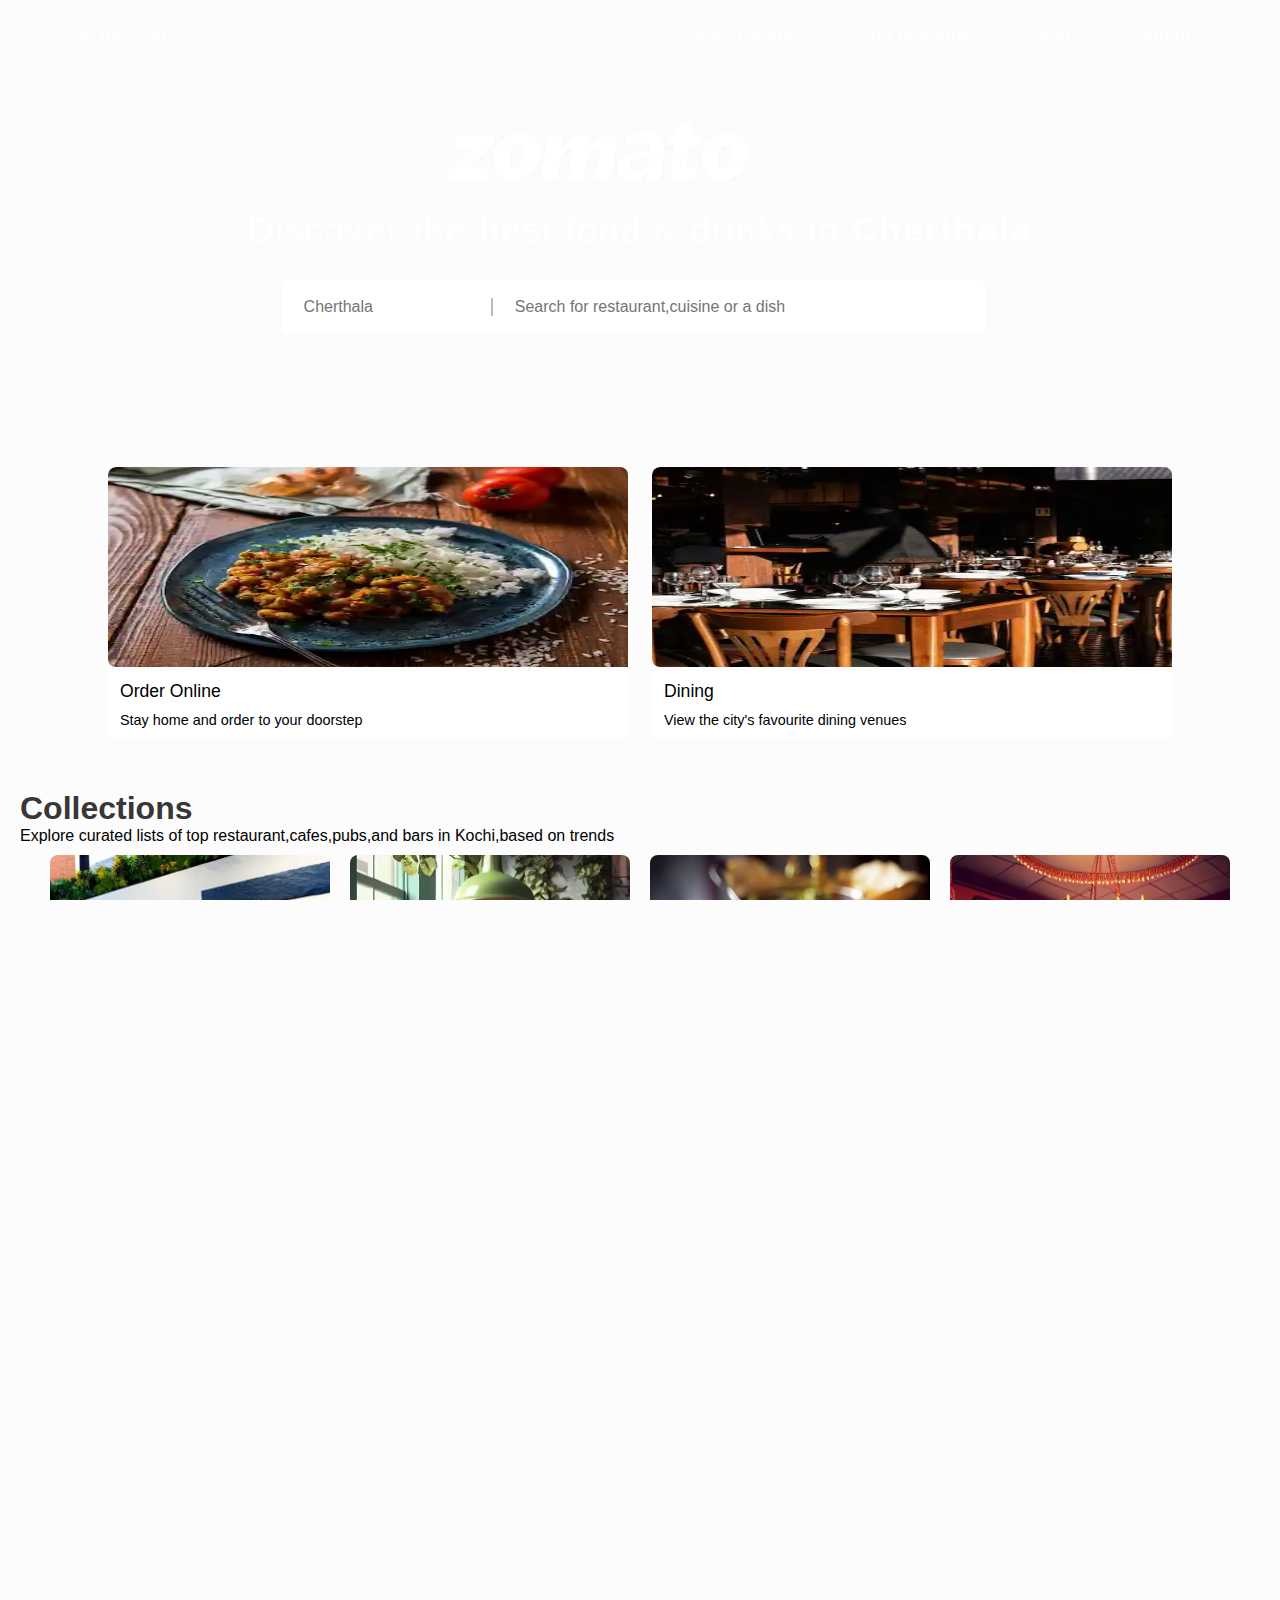
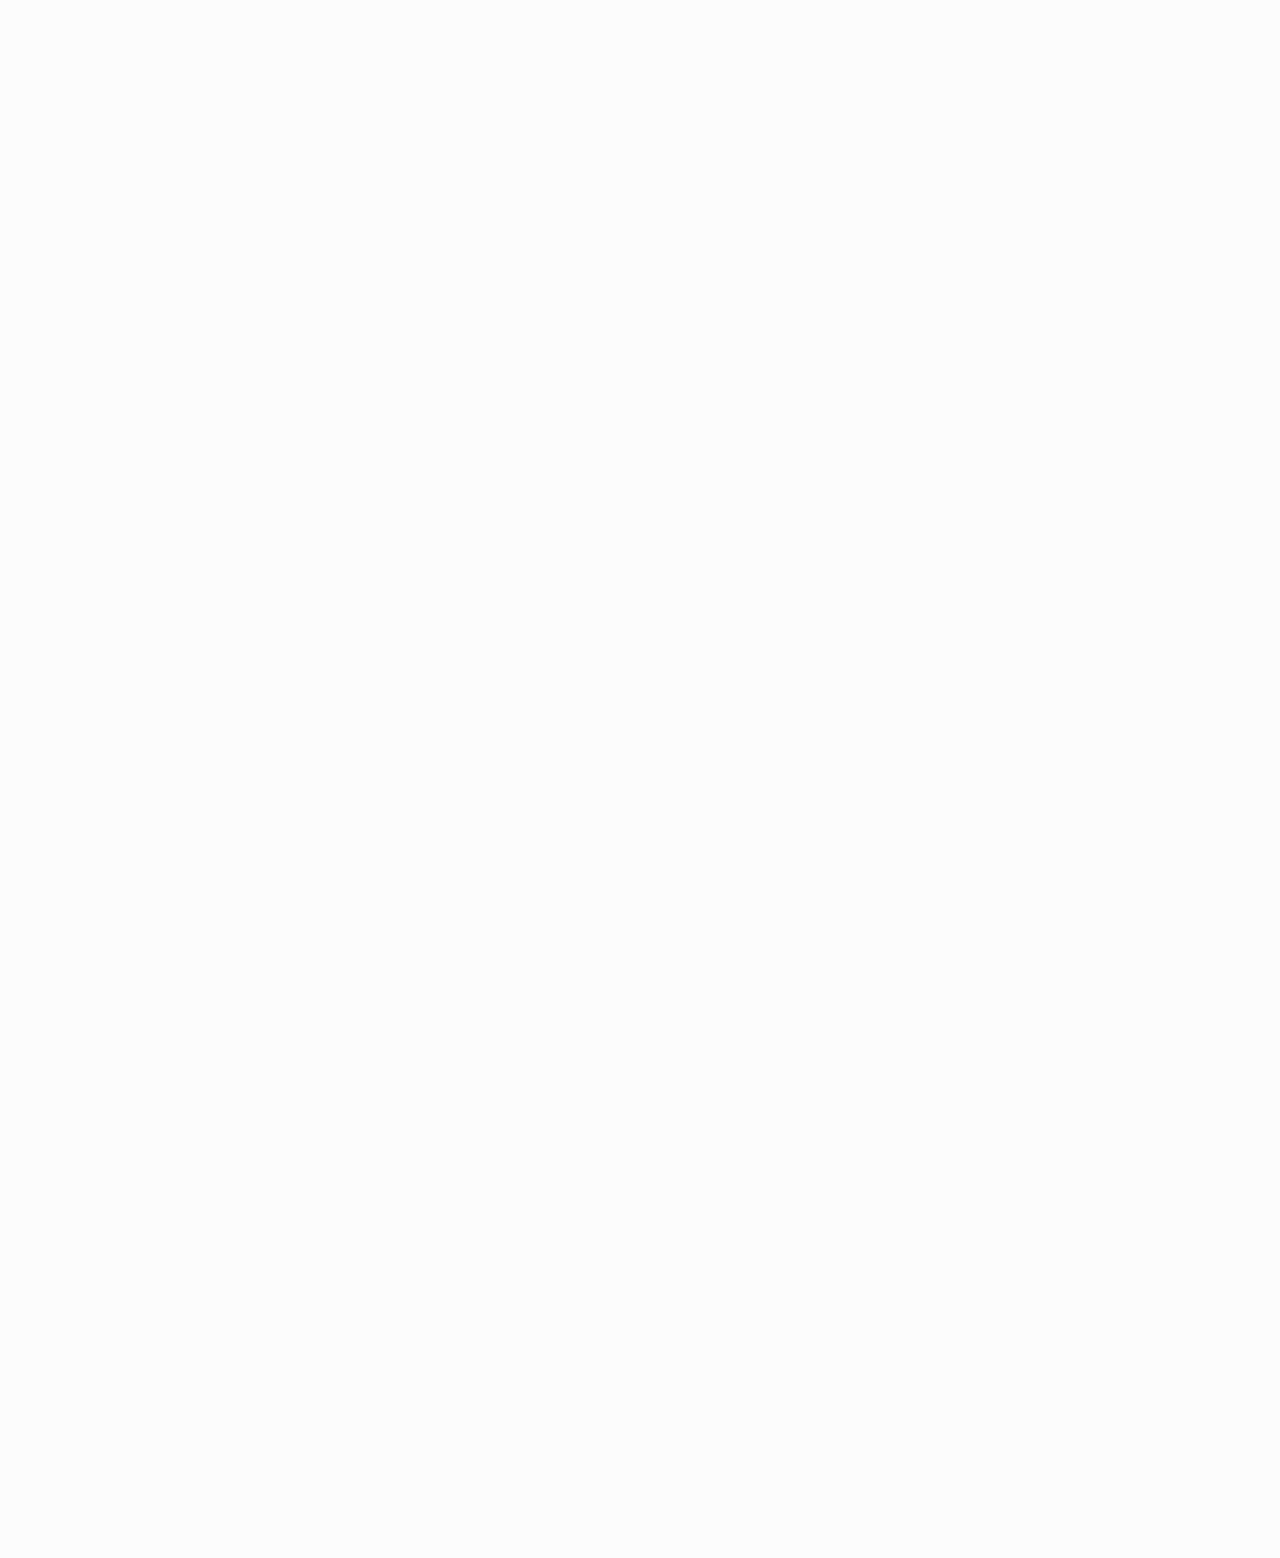
<file: index.html>
<!DOCTYPE html>
<html lang="en">
<head>
    <meta charset="UTF-8">
    <meta name="viewport" content="width=device-width, initial-scale=1.0">
    <title>Zomato</title>
    <link rel="icon" href="Zomato_logo2.png" type="">
    <link rel="stylesheet" href="style.css">
    <link rel="stylesheet" href="https://cdnjs.cloudflare.com/ajax/libs/font-awesome/6.6.0/css/all.min.css" integrity="sha512-Kc323vGBEqzTmouAECnVceyQqyqdsSiqLQISBL29aUW4U/M7pSPA/gEUZQqv1cwx4OnYxTxve5UMg5GT6L4JJg==" crossorigin="anonymous" referrerpolicy="no-referrer" />
</head>
<body>
    <header>
        <nav>
            <div class="app-link">
                <a href="">Get the App</a>
            </div> 
            <div class="nav-items">
                <ul>
                    <li><a href="">Investor Relations</a></li>
                    <li><a href="">Add restaurant</a></li>
               <li><a href="">Login in</a></li>
                    <li><a href="">Sign up</a></li>
                </ul>
            </div>
            </nav>
        <div class="content-logo">
            <img src="zomato-big-font.avif" alt="">
            <h1>Discover the best food & drinks in <span> 
                Cherthala</span></h1>
            <div class="search-bar">
                <div class="left-search">
                    <i class="fa-solid fa-location-dot"></i>
                    <input type="text" placeholder="Cherthala">
                </div>
                <div class="right-search">
                    <i class="fa-solid fa-magnifying-glass"></i>
                    <input type="text" placeholder="Search for restaurant,cuisine or a dish">
                </div>
            </div>
        </div>
    </header>
    <div class="order-section">
        <div class="order">
            <div class="card">
                <a href=""><img src="zomo_2.webp" alt=""></a>
                <div class="content">
        <p class="heading">Order Online</p>
        <p class="text">Stay home and order to your doorstep</p>
    </div>
    </div>
    <div class="card">
        <a href=""><img src="zomo.webp" alt=""></a>
        <div class="content">
            <p class="heading">Dining</p>
            <p class="text">View the city's favourite dining venues</p>
        </div>
    </div>
        </div>
    </div>
    <div class="collections">
        <h1>Collections</h1>
        <p class="Para">Explore curated lists of top restaurant,cafes,pubs,and bars in Kochi,based on trends</p>
        <div class="collection-card">
            <div class="card">
                <img src="img_1.1.avif" alt="">
            <div class="content">
                <p>8 Places for Art Lovers</p>
                <p>8 Places <i class="fa-solid fa-play" style="font-size: 10px;"></i></p>
            </div>
            </div>
            <div class="card">
                <img src="collection_2.avif" alt="">
                <div class="content">
                    <p>14 Great Cafes</p>
                    <p>12 Places <i class="fa-solid fa-play" style="font-size: 10px;"></i></p>
                </div>
            </div>
            <div class="card">
                <img src="img_1.2.avif" alt="">
                <div class="content">
                    <p>6 Places for Authentic Kuzhimandhi</p>
                    <p>5 Places <i class="fa-solid fa-play" style="font-size: 10px; "></i></p>
                </div>
            </div>
            <div class="card">
                <img src="collection_4.avif" alt="">
                <div class="content">
                    <p>5 Must-visit Legendary Places</p>
                    <p>5 Places <i class="fa-solid fa-play" style="font-size: 10px;"></i></p>
                </div>
            </div>
        </div>
    </div>
    <div class="collections">
        <h1><span>Popular localities in and around </span>Kochi</h1>
        <div class="popular-location">
            <div class="box">
            <div class="places">
                <a href="">
                    <p class="city">Kakkanad</p>
                    <p class="places">512 places</p>
                </a>

            </div>
            <i class="fa-solid fa-angle-right"></i>
        </div> 
        <div class="box">
            <div class="places">
                <a href="">
                    <p class="city">Edappally</p>
                    <p class="places">396 places</p>
                </a>

            </div>
            <i class="fa-solid fa-angle-right"></i>
        </div>
        <div class="box">
            <div class="places">
                <a href="">
                    <p class="city">Fort Kochi</p>
                    <p class="places">139 places</p>
                </a>

            </div>
            <i class="fa-solid fa-angle-right"></i>
        </div>
        <div class="box">
            <div class="places">
                <a href="">
                    <p class="city">Panampilly</p>
                    <p class="places">109 places</p>
                </a>

            </div>
            <i class="fa-solid fa-angle-right"></i>
        </div>
        <div class="box">
            <div class="places">
                <a href="">
                    <p class="city">MG Road</p>
                    <p class="places">99 places</p>
                </a>

            </div>
            <i class="fa-solid fa-angle-right"></i>
        </div>
        <div class="box">
            <div class="places">
                <a href="">
                    <p class="city">Kacheripady</p>
                    <p class="places">126 places</p>
                </a>

            </div>
            <i class="fa-solid fa-angle-right"></i>
        </div>
        <div class="box">
            <div class="places">
                <a href="">
                    <p class="city">Palarivattom</p>
                    <p class="places">171 places</p>
                </a>

            </div>
            <i class="fa-solid fa-angle-right"></i>
        </div>
        <div class="box">
            <div class="places">
                <a href="">
                    <p class="city">Vyttila</p>
                    <p class="places">136 places</p>
                </a>

            </div>
            <i class="fa-solid fa-angle-right"></i>
        </div>
        <div class="box">
            <div class="places">
                <a href="">
                    <p class="city">see more</p>
                </a>

            </div>
            <i class="fa-solid fa-angle-down"></i>
        </div>
        </div>
    </div>
    <div class="app-section">
        <div class="app">
             <div class="app-image">
                <img src="ce5bc038a8a2d4f8f24465c8826182af1726501431.avif" alt="">
             </div>
             <div class="get-app">
                <h2>Get the Zomato app</h2>
                <p>We will send you a link,open it on your phone to download the app </p>
                <div class="email-phone">
                    <input type="radio" checked> Email &nbsp; &nbsp; &nbsp;
                    <input type="radio"> Phone
                </div>
                <div class="submit">
                    <input type="text" placeholder="Email">
                    <button>Share App Link</button>
                </div>
                <div class="app-store">
                    <img src="playstor.webp" alt="">
                    <img src="app store.webp" alt="">
                </div>
             </div>
        </div>
    </div>
    <div class="collect">
        <h1>Explore options near me</h1>
        <div class="option">
            <p> Cuisines Near Me </p>
            <i class="fa-solid fa-angle-down"></i>
        </div>
        <div class="option">
            <p>Popular Restaurant Types Near me </p>
            <i class="fa-solid fa-angle-down"></i>
        </div>
        <div class="option">
            <p>Top Restaurant Chains </p>
            <i class="fa-solid fa-angle-down"></i>
        </div>
        <div class="option">
            <p>Cities We Deliver To </p>
            <i class="fa-solid fa-angle-down"></i>
        </div>
    </div>
    <div class="footer">
        <div class="container">
            <div class="footer-top">
                <img src="footer_1.avif" alt="">
                <div class="footer-btn">
                    <button>India</button>
                    <button>English</button>
                </div>
            </div>
            <div class="footer-links">
                <div class="column">
                    <div>ABOUT ZOMATO</div>
                    <ul class="col-links">
                        <li><a href="">Who We Are</a></li>
                        <li><a href="">Blog</a></li>
                        <li><a href="">Work With Us</a></li>
                        <li><a href="">Investor</a></li>
                        <li><a href="">Relation</a></li>
                        <li><a href="">Report Fraud</a></li> 
                        <li><a href="">Press Kit</a></li>
                        <li><a href="">Contact Us</a></li>
                    </ul>
                </div>
                <div class="column">
                    <div>ZOMAVERSEFOR</div>
                    <ul class="col-links">
                        <li><a href="">Zomato</a></li>
                        <li><a href="">Blinkit</a></li>
                        <li><a href="">Feeding India</a></li>
                        <li><a href="">Hyprepure</a></li>
                        <li><a href="">Zomato Live</a></li>
                        <li><a href="">Zomaland</a></li> 
                        <li><a href="">Weathe</a></li>
                        <li><a href="">Union</a></li>
                    </ul>
                </div>
                <div class="column">
                    <div>RESTAURANTS</div>
                    <ul class="col-links">
                        <li><a href="">Partner With Us</a></li>
                        <li><a href="">Apps For You</a></li>
                    </ul>
                </div>
                <div class="column">
                    <div>LEARN MORE</div>
                    <ul class="col-links">
                        <li><a href="">Privacy</a></li>
                        <li><a href="">Security</a></li>
                        <li><a href="">Terms</a></li>
                        <li><a href="">Sitemap</a></li>
                    </ul>
                </div>
                <div class="column">
                    <div>SOCIAL LINKS</div>
                    <ul class="col-links">
                        <a href=""><i class="fa-brands fa-linkedin"></i></a>
                        <a href=""><i class="fa-brands fa-instagram"></i></a>
                        <a href=""><i class="fa-solid fa-circle-xmark"></i></a>
                        <a href=""><i class="fa-brands fa-youtube"></i></a>
                        <li><img src="playstor.webp" alt=""></li>
                        <li><img src="app store.webp" alt=""></li>
                    </ul>
                </div>
            </div>
            <hr>
            <div class="footer-bottam">
            
                <p>By continuing past this page, you agree to our Terms of Service, Cookie Policy, Privacy Policy and Content Policies. All trademarks are properties of their respective owners. 2008-2024 © Zomato™ Ltd. All rights reserved.</p>
            </div>
        </div>
     </div>
</body>
</html>
</file>
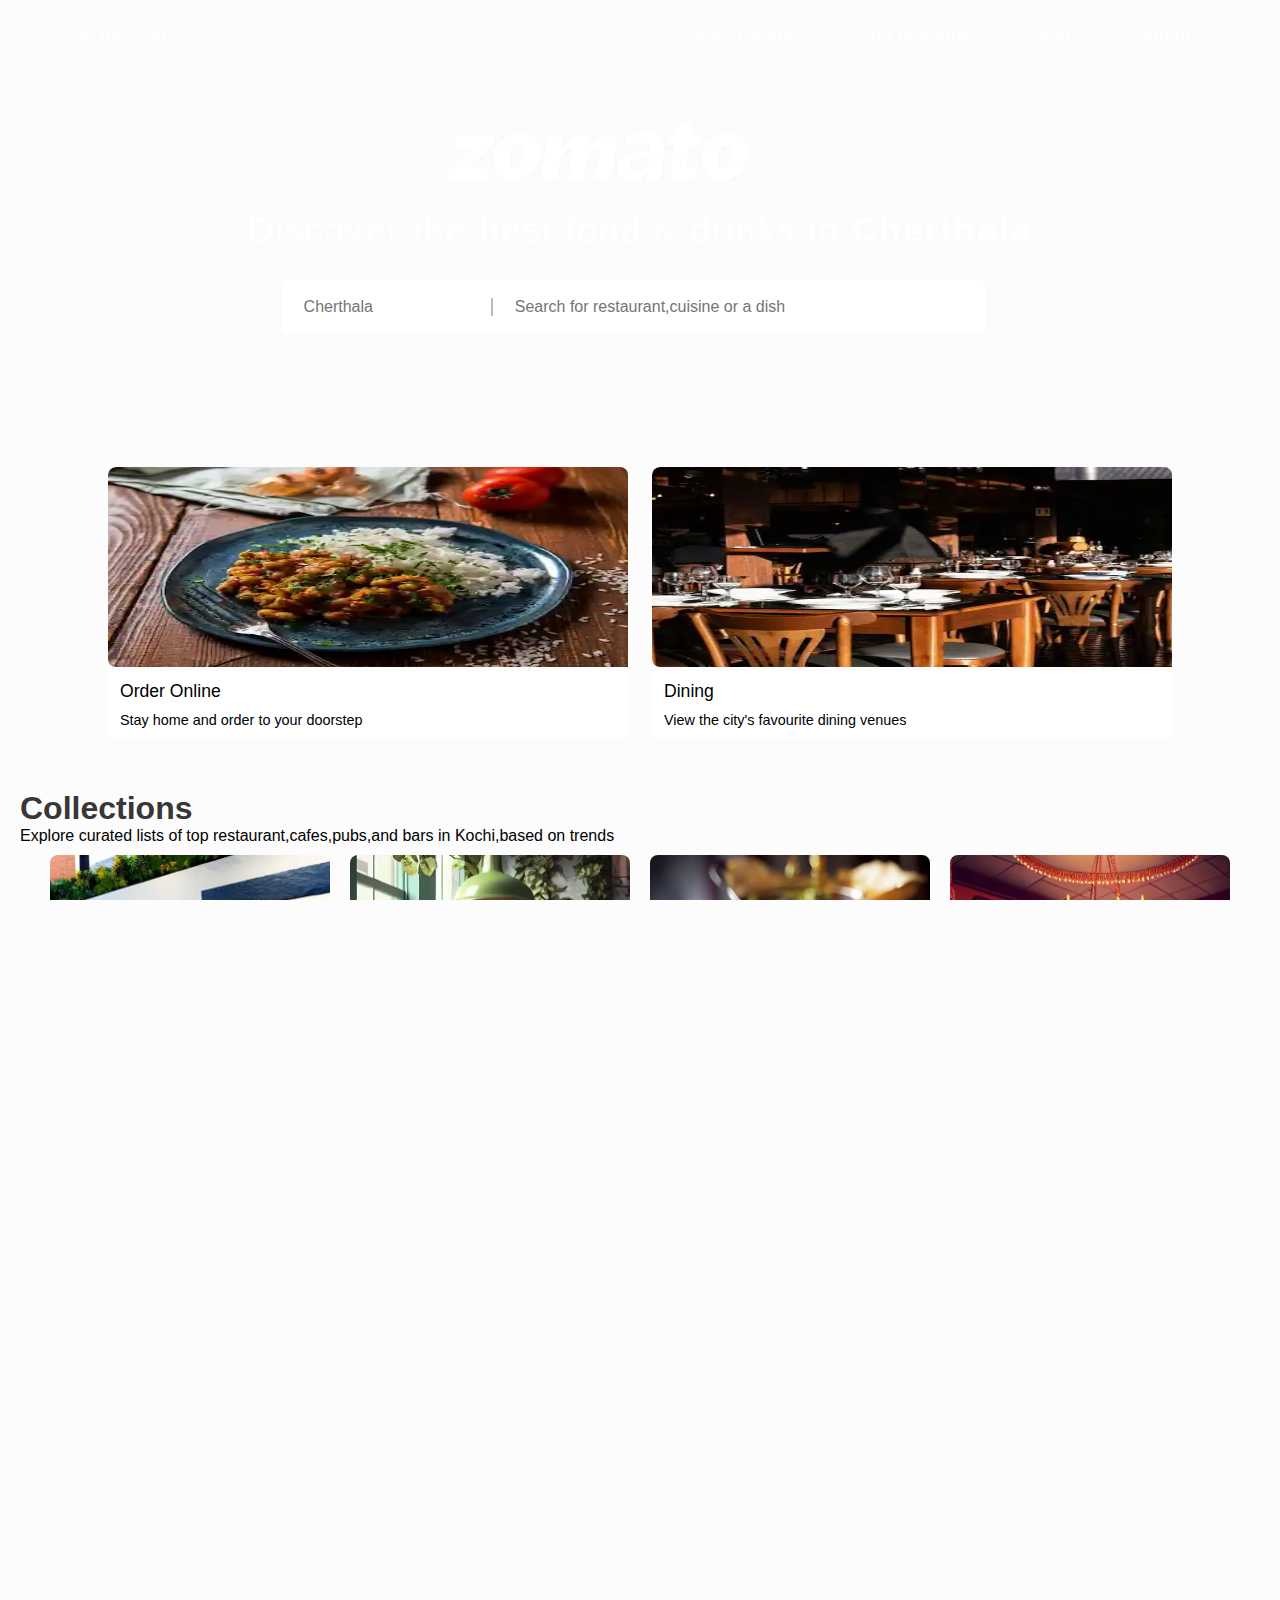
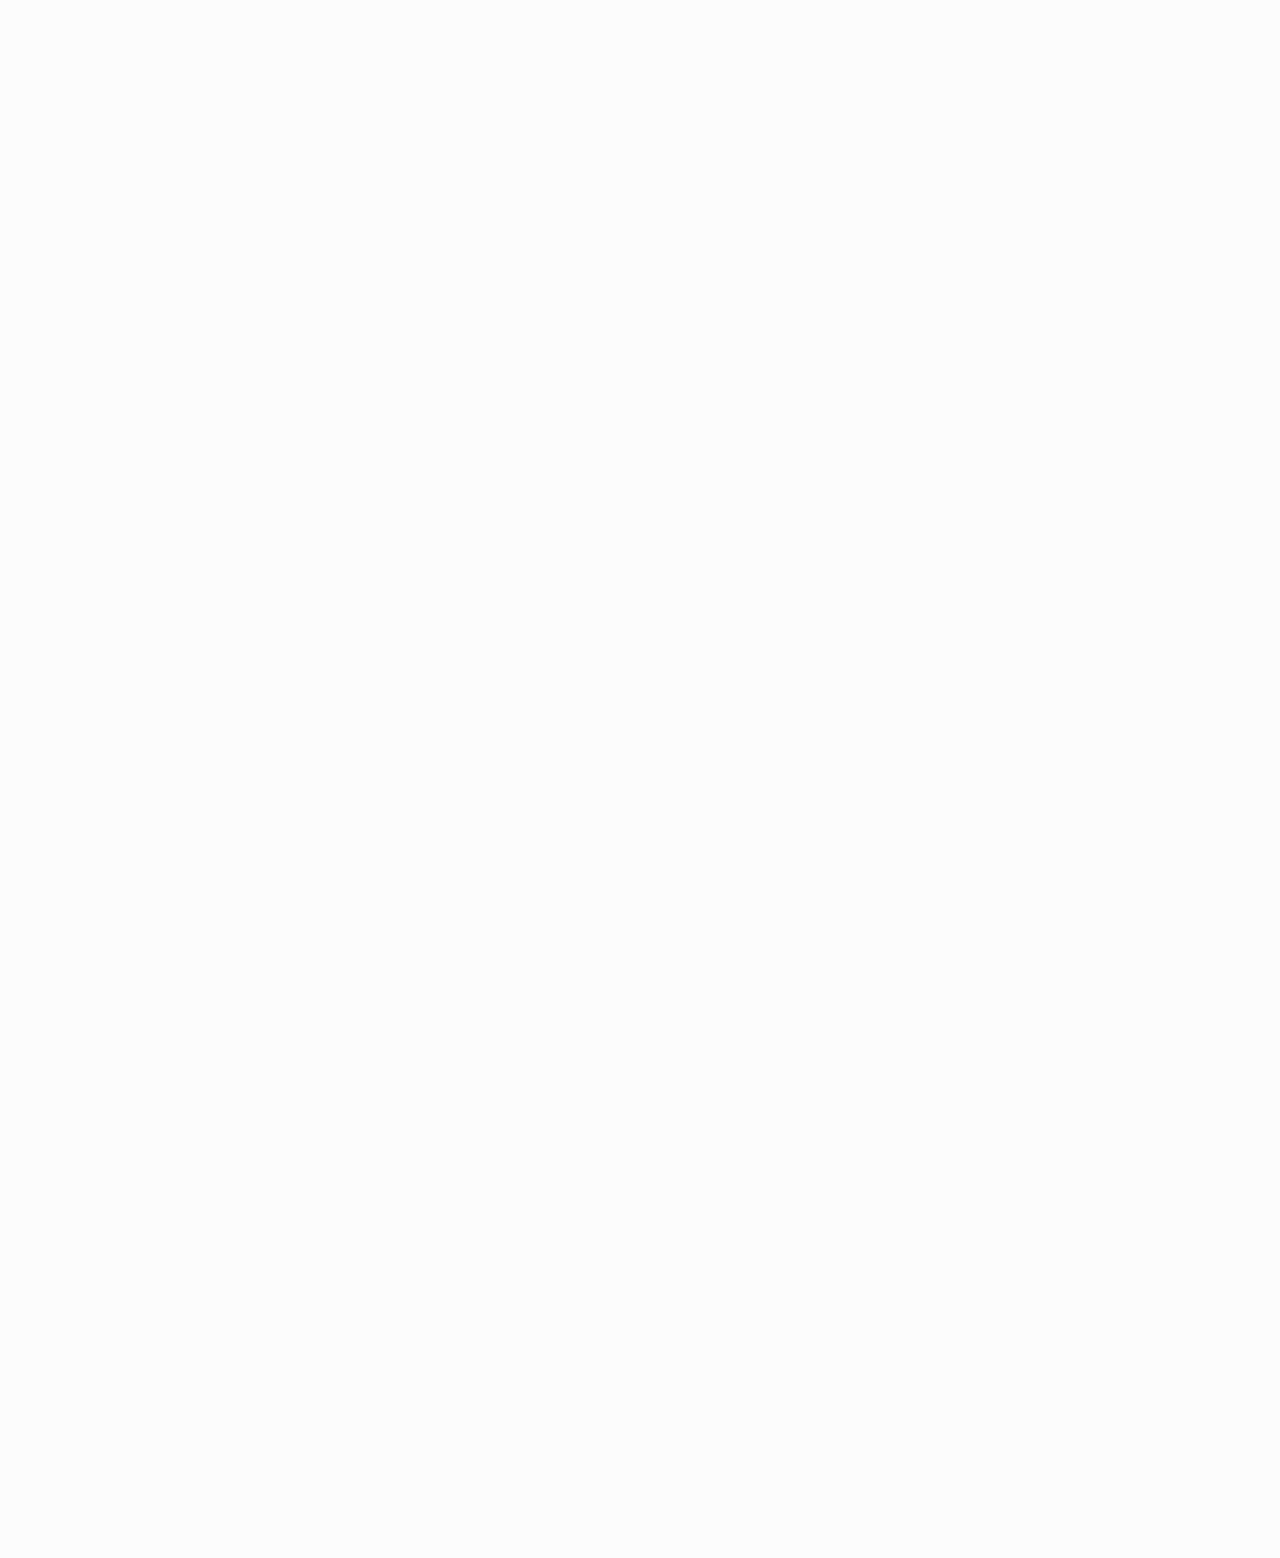
<file: newzomato/index.html>
<!DOCTYPE html>
<html lang="en">
<head>
    <meta charset="UTF-8">
    <meta name="viewport" content="width=device-width, initial-scale=1.0">
    <title>Zomato</title>
    <link rel="icon" href="Zomato_logo2.png" type="">
    <link rel="stylesheet" href="style.css">
    <link rel="stylesheet" href="https://cdnjs.cloudflare.com/ajax/libs/font-awesome/6.6.0/css/all.min.css" integrity="sha512-Kc323vGBEqzTmouAECnVceyQqyqdsSiqLQISBL29aUW4U/M7pSPA/gEUZQqv1cwx4OnYxTxve5UMg5GT6L4JJg==" crossorigin="anonymous" referrerpolicy="no-referrer" />
</head>
<body>
    <header>
        <nav>
            <div class="app-link">
                <a href="">Get the App</a>
            </div> 
            <div class="nav-items">
                <ul>
                    <li><a href="">Investor Relations</a></li>
                    <li><a href="">Add restaurant</a></li>
                    <li><a href="">Login in</a></li>
                    <li><a href="">Sign up</a></li>
                </ul>
            </div>
            </nav>
        <div class="content-logo">
            <img src="zomato-big-font.avif" alt="">
            <h1>Discover the best food & drinks in <span> 
                Cherthala</span></h1>
            <div class="search-bar">
                <div class="left-search">
                    <i class="fa-solid fa-location-dot"></i>
                    <input type="text" placeholder="Cherthala">
                </div>
                <div class="right-search">
                    <i class="fa-solid fa-magnifying-glass"></i>
                    <input type="text" placeholder="Search for restaurant,cuisine or a dish">
                </div>
            </div>
        </div>
    </header>
    <div class="order-section">
        <div class="order">
            <div class="card">
                <a href=""><img src="zomo_2.webp" alt=""></a>
                <div class="content">
        <p class="heading">Order Online</p>
        <p class="text">Stay home and order to your doorstep</p>
    </div>
    </div>
    <div class="card">
        <a href=""><img src="zomo.webp" alt=""></a>
        <div class="content">
            <p class="heading">Dining</p>
            <p class="text">View the city's favourite dining venues</p>
        </div>
    </div>
        </div>
    </div>
    <div class="collections">
        <h1>Collections</h1>
        <p class="Para">Explore curated lists of top restaurant,cafes,pubs,and bars in Kochi,based on trends</p>
        <div class="collection-card">
            <div class="card">
                <img src="img_1.1.avif" alt="">
            <div class="content">
                <p>8 Places for Art Lovers</p>
                <p>8 Places <i class="fa-solid fa-play" style="font-size: 10px;"></i></p>
            </div>
            </div>
            <div class="card">
                <img src="collection_2.avif" alt="">
                <div class="content">
                    <p>14 Great Cafes</p>
                    <p>12 Places <i class="fa-solid fa-play" style="font-size: 10px;"></i></p>
                </div>
            </div>
            <div class="card">
                <img src="img_1.2.avif" alt="">
                <div class="content">
                    <p>6 Places for Authentic Kuzhimandhi</p>
                    <p>5 Places <i class="fa-solid fa-play" style="font-size: 10px; "></i></p>
                </div>
            </div>
            <div class="card">
                <img src="collection_4.avif" alt="">
                <div class="content">
                    <p>5 Must-visit Legendary Places</p>
                    <p>5 Places <i class="fa-solid fa-play" style="font-size: 10px;"></i></p>
                </div>
            </div>
        </div>
    </div>
    <div class="collections">
        <h1><span>Popular localities in and around </span>Kochi</h1>
        <div class="popular-location">
            <div class="box">
            <div class="places">
                <a href="">
                    <p class="city">Kakkanad</p>
                    <p class="places">512 places</p>
                </a>

            </div>
            <i class="fa-solid fa-angle-right"></i>
        </div> 
        <div class="box">
            <div class="places">
                <a href="">
                    <p class="city">Edappally</p>
                    <p class="places">396 places</p>
                </a>

            </div>
            <i class="fa-solid fa-angle-right"></i>
        </div>
        <div class="box">
            <div class="places">
                <a href="">
                    <p class="city">Fort Kochi</p>
                    <p class="places">139 places</p>
                </a>

            </div>
            <i class="fa-solid fa-angle-right"></i>
        </div>
        <div class="box">
            <div class="places">
                <a href="">
                    <p class="city">Panampilly</p>
                    <p class="places">109 places</p>
                </a>

            </div>
            <i class="fa-solid fa-angle-right"></i>
        </div>
        <div class="box">
            <div class="places">
                <a href="">
                    <p class="city">MG Road</p>
                    <p class="places">99 places</p>
                </a>

            </div>
            <i class="fa-solid fa-angle-right"></i>
        </div>
        <div class="box">
            <div class="places">
                <a href="">
                    <p class="city">Kacheripady</p>
                    <p class="places">126 places</p>
                </a>

            </div>
            <i class="fa-solid fa-angle-right"></i>
        </div>
        <div class="box">
            <div class="places">
                <a href="">
                    <p class="city">Palarivattom</p>
                    <p class="places">171 places</p>
                </a>

            </div>
            <i class="fa-solid fa-angle-right"></i>
        </div>
        <div class="box">
            <div class="places">
                <a href="">
                    <p class="city">Vyttila</p>
                    <p class="places">136 places</p>
                </a>

            </div>
            <i class="fa-solid fa-angle-right"></i>
        </div>
        <div class="box">
            <div class="places">
                <a href="">
                    <p class="city">see more</p>
                </a>

            </div>
            <i class="fa-solid fa-angle-down"></i>
        </div>
        </div>
    </div>
    <div class="app-section">
        <div class="app">
             <div class="app-image">
                <img src="ce5bc038a8a2d4f8f24465c8826182af1726501431.avif" alt="">
             </div>
             <div class="get-app">
                <h2>Get the Zomato app</h2>
                <p>We will send you a link,open it on your phone to download the app </p>
                <div class="email-phone">
                    <input type="radio" checked> Email &nbsp; &nbsp; &nbsp;
                    <input type="radio"> Phone
                </div>
                <div class="submit">
                    <input type="text" placeholder="Email">
                    <button>Share App Link</button>
                </div>
                <div class="app-store">
                    <img src="playstor.webp" alt="">
                    <img src="app store.webp" alt="">
                </div>
             </div>
        </div>
    </div>
    <div class="collect">
        <h1>Explore options near me</h1>
        <div class="option">
            <p> Cuisines Near Me </p>
            <i class="fa-solid fa-angle-down"></i>
        </div>
        <div class="option">
            <p>Popular Restaurant Types Near me </p>
            <i class="fa-solid fa-angle-down"></i>
        </div>
        <div class="option">
            <p>Top Restaurant Chains </p>
            <i class="fa-solid fa-angle-down"></i>
        </div>
        <div class="option">
            <p>Cities We Deliver To </p>
            <i class="fa-solid fa-angle-down"></i>
        </div>
    </div>
    <div class="footer">
        <div class="container">
            <div class="footer-top">
                <img src="footer_1.avif" alt="">
                <div class="footer-btn">
                    <button>India</button>
                    <button>English</button>
                </div>
            </div>
            <div class="footer-links">
                <div class="column">
                    <div>ABOUT ZOMATO</div>
                    <ul class="col-links">
                        <li><a href="">Who We Are</a></li>
                        <li><a href="">Blog</a></li>
                        <li><a href="">Work With Us</a></li>
                        <li><a href="">Investor</a></li>
                        <li><a href="">Relation</a></li>
                        <li><a href="">Report Fraud</a></li> 
                        <li><a href="">Press Kit</a></li>
                        <li><a href="">Contact Us</a></li>
                    </ul>
                </div>
                <div class="column">
                    <div>ZOMAVERSEFOR</div>
                    <ul class="col-links">
                        <li><a href="">Zomato</a></li>
                        <li><a href="">Blinkit</a></li>
                        <li><a href="">Feeding India</a></li>
                        <li><a href="">Hyprepure</a></li>
                        <li><a href="">Zomato Live</a></li>
                        <li><a href="">Zomaland</a></li> 
                        <li><a href="">Weathe</a></li>
                        <li><a href="">Union</a></li>
                    </ul>
                </div>
                <div class="column">
                    <div>RESTAURANTS</div>
                    <ul class="col-links">
                        <li><a href="">Partner With Us</a></li>
                        <li><a href="">Apps For You</a></li>
                    </ul>
                </div>
                <div class="column">
                    <div>LEARN MORE</div>
                    <ul class="col-links">
                        <li><a href="">Privacy</a></li>
                        <li><a href="">Security</a></li>
                        <li><a href="">Terms</a></li>
                        <li><a href="">Sitemap</a></li>
                    </ul>
                </div>
                <div class="column">
                    <div>SOCIAL LINKS</div>
                    <ul class="col-links">
                        <a href=""><i class="fa-brands fa-linkedin"></i></a>
                        <a href=""><i class="fa-brands fa-instagram"></i></a>
                        <a href=""><i class="fa-solid fa-circle-xmark"></i></a>
                        <a href=""><i class="fa-brands fa-youtube"></i></a>
                        <li><img src="playstor.webp" alt=""></li>
                        <li><img src="app store.webp" alt=""></li>
                    </ul>
                </div>
            </div>
            <hr>
            <div class="footer-bottam">
            
                <p>By continuing past this page, you agree to our Terms of Service, Cookie Policy, Privacy Policy and Content Policies. All trademarks are properties of their respective owners. 2008-2024 © Zomato™ Ltd. All rights reserved.</p>
            </div>
        </div>
     </div>
</body>
</html>
</file>
<file: style.css>
*{
    margin: 0;
    padding: 0;
    box-sizing: border-box;
    font-family: Arial, Helvetica, sans-serif;
    overflow-x: hidden;
}span{ 
    font-weight: 600;
}
.search-bar{
    display: flex;
    align-items: center;
    background: #fff;
    height: 3.4rem;
    width: 55%;
    border-radius: 8px;
    margin-left: 22%;
}
.search-bar .left-search, .search-bar .right-search{
    display: inline-flex;
    padding: 0 1rem;
}

.search-bar .left-search{
    width: 30%;
    border-right: 2px solid rgb(189, 188, 188);
}
.search-bar .right-search{
    width: 70%;
}
.search-bar input{
    border: 0;
    outline: none;
    font-size: 1rem;
    background: transparent;
    color: grey;
    width: 100%;
    margin-left: 6px;
}
.search-bar .left-search i{
    color: rgb(240, 125, 125);
    font-size: 20px;
}
.search-bar .right-search i{
    color: rgb(189, 188, 188);
    font-size: 20px;
}

.order-section{
    width: 85%;
    margin: 0 auto;
}

body{
    width: 100vw;
    height: 100vh;
    background: rgb(252, 252, 252);
}
header{
    background: url(https://b.zmtcdn.com/web_assets/81f3ff974d82520780078ba1cfbd453a1583259680.png);
    background-position: center;
    background-repeat: no-repeat;
    background-size: cover;
    width: 100%;
    min-height: 450px;
}

nav{
    display: flex;
    align-items: center;
    justify-content: space-between;
    width: 90%;
    height: 70px;
    margin: 0 auto;
}
nav .app-link a{
    text-decoration: none;
    color: #fff;
    font-weight: 500;
    font-size: 1.2rem;
}

nav .nav-items ul{
    display: flex;
    align-items: center;
    text-decoration: none1;
    list-style: none;
}
nav .nav-items ul li{
    text-decoration: none;
    color: #fff;
    margin: 0 20px;
    font-size: 1.2rem;
    font-weight: lighter;
}
.nav-items ul li a{
    text-decoration: none;
    color: white;
}
.content-logo{
    color: #fff;
    width: 100%;
    text-align: center;
    display: flex;
    flex-direction: column;
    justify-content: center;
    margin-top: 50px;
}
.content-logo img{
    width: 300px;
    height: 60px;
    margin-left: 35%;
    
}
.content-logo h1{
    font-size: 2.2rem;
    font-weight: 100;
    margin: 30px 0;
    letter-spacing: 2px;
}
.content-logo h{ 
    text-align: center;
}

.order-section .order{
    display: flex;
    align-items: center;
    justify-content: center;
    width: 100%;
    margin-top: 5px;
    margin-bottom: 40px;
}
.order .card{
    width: 60%;
    margin: 12px;
    border-radius: 8px;
    border: 1xp solid rgb(209, 207, 207);
    transition: transform 0.5s;
    position: relative;
}

.order .card a img{
    width: 530px;
    height: 200px;
    border-radius: 8px;
    top: 0;
    left: 0;
}

.order .card:hover{
    transform: scale(1.1);
}

.order .card .content{
    text-align: left;
    width: 100%;
    padding: 0 12px;
    bottom: 0;
    background: white;
    border-radius: 8px;

}.order .card .content .heading{
    font-size: 1.1rem;
    margin: 10px 0;
}
.order .card .content .text{
    font-size: 0.9rem;
    margin-bottom: 10px;
}

.collection{
    width: 85%;
    margin: 90px auto;
    text-align: center;
}
.collection h1{
    text-align: left;
    font-weight: lighter;
    margin-bottom: 20px;
}

.collection p{
    text-align: left;
    font-size: 1rem;
    font-weight: lighter;
    margin-bottom: 20px;
    

}
.collection-card{
    display: flex;
    align-items: center;
    justify-content: center;
    width: 100%;
    gap: 12px 0;
}
.collection-card .card{
    width: 280px;
    height: 320px;
    overflow: hidden;
    border-radius: 8px;
    position: relative;
    margin: 10px;
} 
.collection-card .card img{
    width: 100%;
    height: 100%;
    background: linear-gradient(from bottom #383636 #ccc );
}
.collection-card .card .content{
    position: absolute;
    bottom: 0;
    width: 100%;
}
.collection-card .card .content p{
    color: #fff;
    font-weight: 500;
    font-size: 1.1rem;
    margin: 5px 9px;
}
.collections h1{
    margin-left: 20px;
    color: #383636;
}

.collections .Para{
    margin-left: 20px;
}
.collections h1 span{
    color: #6b6a6a;
    font-weight: lighter;
}
.popular-location{
    width: 100%;
    margin: 40px auto;
    display: flex;
    flex-wrap: wrap;
}
.popular-location .box{
    width: 30%;
    background: #fff;
    border: 1px solid #ccc;
    margin: 10px 15px;
    padding: 10px;
    display: flex;
    align-items: center;
    justify-content: space-between;
    border-radius: 7px;
}
.popular-location .box:hover{
    box-shadow: 0px 5px 2px rgba(0, 0,0, 0.3) ;
}
.popular-location .box a{
    text-decoration: none;
    color: #6b6a6a;
    font-weight: 0;
}.popular-location .box p{
    margin: 0;
}
.popular-location .box .city{
    font-size: 20px;
    letter-spacing: 1px;
}
.popular-location .box .places{
    font-size: 16px;
    padding: 8px 0;
}
.popular-location .border i{
    color: #8b8b8b;
}
.app-section{
    width: 100%;
    background: #fffbf7;
    padding: 60px 0;
}
.app{
    display: flex;
    width: 70%;
    margin: 0 auto;
    justify-content: space-around;
}

.app .app-image{
    width: 30%;
    padding-top: 50px;
}
.app .app-image img{
    width: 100%;
}
.app.get-app{
    width: 60%;
    padding: 0 20px;

}
.app .get-app h2{
    font-size: 2rem;
    font-weight: lighter;
    margin-bottom: 30px;
}
.app .get-app .email-phone input{
    margin-bottom: 30px;

}
.app .get-app .email-phone input[type=radio]{
    accent-color: rgb(240,58,88);
}
.submit input{
    width: 60%;
    padding: 15px 8px;
    border: 0;
    outline: none;
    border: 1px solid #acabab;
    border-radius: 7px;
    font-size: 1rem;
}
.submit button{
    padding: 15px 8px;
    background: rgb(224, 41, 72);
    border: 0;
    outline: none;
    border-radius: 7px;
    font-size: 1.1rem;
    color: #fff;
    margin-left: 12px;
}
.app-store{
    display: flex;
    align-items: center;
    gap: 20px;
    margin-top: 50px;
}
.app-store img{
    width: 150px;
}

.collect{
    padding: 40px;
}
.collect h1{
    color: grey;
    margin-bottom: 20px;
}
.option{
    padding: 30px;
    box-shadow: 0px 0px 5px gainsboro;
    margin: 10px 0px;
    display :flex;
    justify-content: space-between;
}
.footer{
    width: 100%;
    background: #F8F8F8;
}
.footer .container{
    width: 90%;
    margin: 0 auto;
    padding: 50px 20px;
}
.footer-top{
    display: flex;
    align-items: center;
    justify-content: space-between;
}
.footer-top img{
    width: 140px;
}
.footer-top .footer-btn button{
    padding: 10px;
    border: 0;
    outline: none;
    border: 1px solid #d1d0d0;
    font-size: 16px;
    margin: 0 6px;
    border-radius: 8px;
}
.footer-links{
    display: flex;
    justify-content: space-between;
    flex-wrap: wrap;
}
.footer-links .column{
    margin: 50px 12px;
}
.footer-links .column .col-links{
    list-style: none;
    margin-top: 16px;
}
.footer-links .column .col-links li{
    margin: 10px 0;
}
.footer-links .column .col-links li a{
    text-decoration: none;
    color: #919090;
    font-size: 15px;
}
.footer-links div{
    text-transform: uppercase;
    letter-spacing: 1px;
    font-size: 16px;
}
.col-linksa i{
    padding: 6px;
    color: rgb(51, 53 , 51);
    border-radius: 50%;
    margin-bottom: 20px;
    font-size: 20px;
}
.col-links li img{
    width: 130px;
}
.footer-bottam{
    font-size: 14px;
    margin-top: 20px;
    text-align: left;
    color: #6b6a6a;
}
</file>
<file: newzomato/style.css>
*{
    margin: 0;
    padding: 0;
    box-sizing: border-box;
    font-family: Arial, Helvetica, sans-serif;
    overflow-x: hidden;
}span{ 
    font-weight: 600;
}
.search-bar{
    display: flex;
    align-items: center;
    background: #fff;
    height: 3.4rem;
    width: 55%;
    border-radius: 8px;
    margin-left: 22%;
}
.search-bar .left-search, .search-bar .right-search{
    display: inline-flex;
    padding: 0 1rem;
}

.search-bar .left-search{
    width: 30%;
    border-right: 2px solid rgb(189, 188, 188);
}
.search-bar .right-search{
    width: 70%;
}
.search-bar input{
    border: 0;
    outline: none;
    font-size: 1rem;
    background: transparent;
    color: grey;
    width: 100%;
    margin-left: 6px;
}
.search-bar .left-search i{
    color: rgb(240, 125, 125);
    font-size: 20px;
}
.search-bar .right-search i{
    color: rgb(189, 188, 188);
    font-size: 20px;
}

.order-section{
    width: 85%;
    margin: 0 auto;
}

body{
    width: 100vw;
    height: 100vh;
    background: rgb(252, 252, 252);
}
header{
    background: url(https://b.zmtcdn.com/web_assets/81f3ff974d82520780078ba1cfbd453a1583259680.png);
    background-position: center;
    background-repeat: no-repeat;
    background-size: cover;
    width: 100%;
    min-height: 450px;
}

nav{
    display: flex;
    align-items: center;
    justify-content: space-between;
    width: 90%;
    height: 70px;
    margin: 0 auto;
}
nav .app-link a{
    text-decoration: none;
    color: #fff;
    font-weight: 500;
    font-size: 1.2rem;
}

nav .nav-items ul{
    display: flex;
    align-items: center;
    text-decoration: none1;
    list-style: none;
}
nav .nav-items ul li{
    text-decoration: none;
    color: #fff;
    margin: 0 20px;
    font-size: 1.2rem;
    font-weight: lighter;
}
.nav-items ul li a{
    text-decoration: none;
    color: white;
}
.content-logo{
    color: #fff;
    width: 100%;
    text-align: center;
    display: flex;
    flex-direction: column;
    justify-content: center;
    margin-top: 50px;
}
.content-logo img{
    width: 300px;
    height: 60px;
    margin-left: 35%;
    
}
.content-logo h1{
    font-size: 2.2rem;
    font-weight: 100;
    margin: 30px 0;
    letter-spacing: 2px;
}
.content-logo h{ 
    text-align: center;
}

.order-section .order{
    display: flex;
    align-items: center;
    justify-content: center;
    width: 100%;
    margin-top: 5px;
    margin-bottom: 40px;
}
.order .card{
    width: 60%;
    margin: 12px;
    border-radius: 8px;
    border: 1xp solid rgb(209, 207, 207);
    transition: transform 0.5s;
    position: relative;
}

.order .card a img{
    width: 530px;
    height: 200px;
    border-radius: 8px;
    top: 0;
    left: 0;
}

.order .card:hover{
    transform: scale(1.1);
}

.order .card .content{
    text-align: left;
    width: 100%;
    padding: 0 12px;
    bottom: 0;
    background: white;
    border-radius: 8px;

}.order .card .content .heading{
    font-size: 1.1rem;
    margin: 10px 0;
}
.order .card .content .text{
    font-size: 0.9rem;
    margin-bottom: 10px;
}

.collection{
    width: 85%;
    margin: 90px auto;
    text-align: center;
}
.collection h1{
    text-align: left;
    font-weight: lighter;
    margin-bottom: 20px;
}

.collection p{
    text-align: left;
    font-size: 1rem;
    font-weight: lighter;
    margin-bottom: 20px;
    

}
.collection-card{
    display: flex;
    align-items: center;
    justify-content: center;
    width: 100%;
    gap: 12px 0;
}
.collection-card .card{
    width: 280px;
    height: 320px;
    overflow: hidden;
    border-radius: 8px;
    position: relative;
    margin: 10px;
} 
.collection-card .card img{
    width: 100%;
    height: 100%;
    background: linear-gradient(from bottom #383636 #ccc );
}
.collection-card .card .content{
    position: absolute;
    bottom: 0;
    width: 100%;
}
.collection-card .card .content p{
    color: #fff;
    font-weight: 500;
    font-size: 1.1rem;
    margin: 5px 9px;
}
.collections h1{
    margin-left: 20px;
    color: #383636;
}

.collections .Para{
    margin-left: 20px;
}
.collections h1 span{
    color: #6b6a6a;
    font-weight: lighter;
}
.popular-location{
    width: 100%;
    margin: 40px auto;
    display: flex;
    flex-wrap: wrap;
}
.popular-location .box{
    width: 30%;
    background: #fff;
    border: 1px solid #ccc;
    margin: 10px 15px;
    padding: 10px;
    display: flex;
    align-items: center;
    justify-content: space-between;
    border-radius: 7px;
}
.popular-location .box:hover{
    box-shadow: 0px 5px 2px rgba(0, 0,0, 0.3) ;
}
.popular-location .box a{
    text-decoration: none;
    color: #6b6a6a;
    font-weight: 0;
}.popular-location .box p{
    margin: 0;
}
.popular-location .box .city{
    font-size: 20px;
    letter-spacing: 1px;
}
.popular-location .box .places{
    font-size: 16px;
    padding: 8px 0;
}
.popular-location .border i{
    color: #8b8b8b;
}
.app-section{
    width: 100%;
    background: #fffbf7;
    padding: 60px 0;
}
.app{
    display: flex;
    width: 70%;
    margin: 0 auto;
    justify-content: space-around;
}

.app .app-image{
    width: 30%;
    padding-top: 50px;
}
.app .app-image img{
    width: 100%;
}
.app.get-app{
    width: 60%;
    padding: 0 20px;

}
.app .get-app h2{
    font-size: 2rem;
    font-weight: lighter;
    margin-bottom: 30px;
}
.app .get-app .email-phone input{
    margin-bottom: 30px;

}
.app .get-app .email-phone input[type=radio]{
    accent-color: rgb(240,58,88);
}
.submit input{
    width: 60%;
    padding: 15px 8px;
    border: 0;
    outline: none;
    border: 1px solid #acabab;
    border-radius: 7px;
    font-size: 1rem;
}
.submit button{
    padding: 15px 8px;
    background: rgb(224, 41, 72);
    border: 0;
    outline: none;
    border-radius: 7px;
    font-size: 1.1rem;
    color: #fff;
    margin-left: 12px;
}
.app-store{
    display: flex;
    align-items: center;
    gap: 20px;
    margin-top: 50px;
}
.app-store img{
    width: 150px;
}

.collect{
    padding: 40px;
}
.collect h1{
    color: grey;
    margin-bottom: 20px;
}
.option{
    padding: 30px;
    box-shadow: 0px 0px 5px gainsboro;
    margin: 10px 0px;
    display :flex;
    justify-content: space-between;
}
.footer{
    width: 100%;
    background: #F8F8F8;
}
.footer .container{
    width: 90%;
    margin: 0 auto;
    padding: 50px 20px;
}
.footer-top{
    display: flex;
    align-items: center;
    justify-content: space-between;
}
.footer-top img{
    width: 140px;
}
.footer-top .footer-btn button{
    padding: 10px;
    border: 0;
    outline: none;
    border: 1px solid #d1d0d0;
    font-size: 16px;
    margin: 0 6px;
    border-radius: 8px;
}
.footer-links{
    display: flex;
    justify-content: space-between;
    flex-wrap: wrap;
}
.footer-links .column{
    margin: 50px 12px;
}
.footer-links .column .col-links{
    list-style: none;
    margin-top: 16px;
}
.footer-links .column .col-links li{
    margin: 10px 0;
}
.footer-links .column .col-links li a{
    text-decoration: none;
    color: #919090;
    font-size: 15px;
}
.footer-links div{
    text-transform: uppercase;
    letter-spacing: 1px;
    font-size: 16px;
}
.col-linksa i{
    padding: 6px;
    color: rgb(51, 53 , 51);
    border-radius: 50%;
    margin-bottom: 20px;
    font-size: 20px;
}
.col-links li img{
    width: 130px;
}
.footer-bottam{
    font-size: 14px;
    margin-top: 20px;
    text-align: left;
    color: #6b6a6a;
}
</file>
